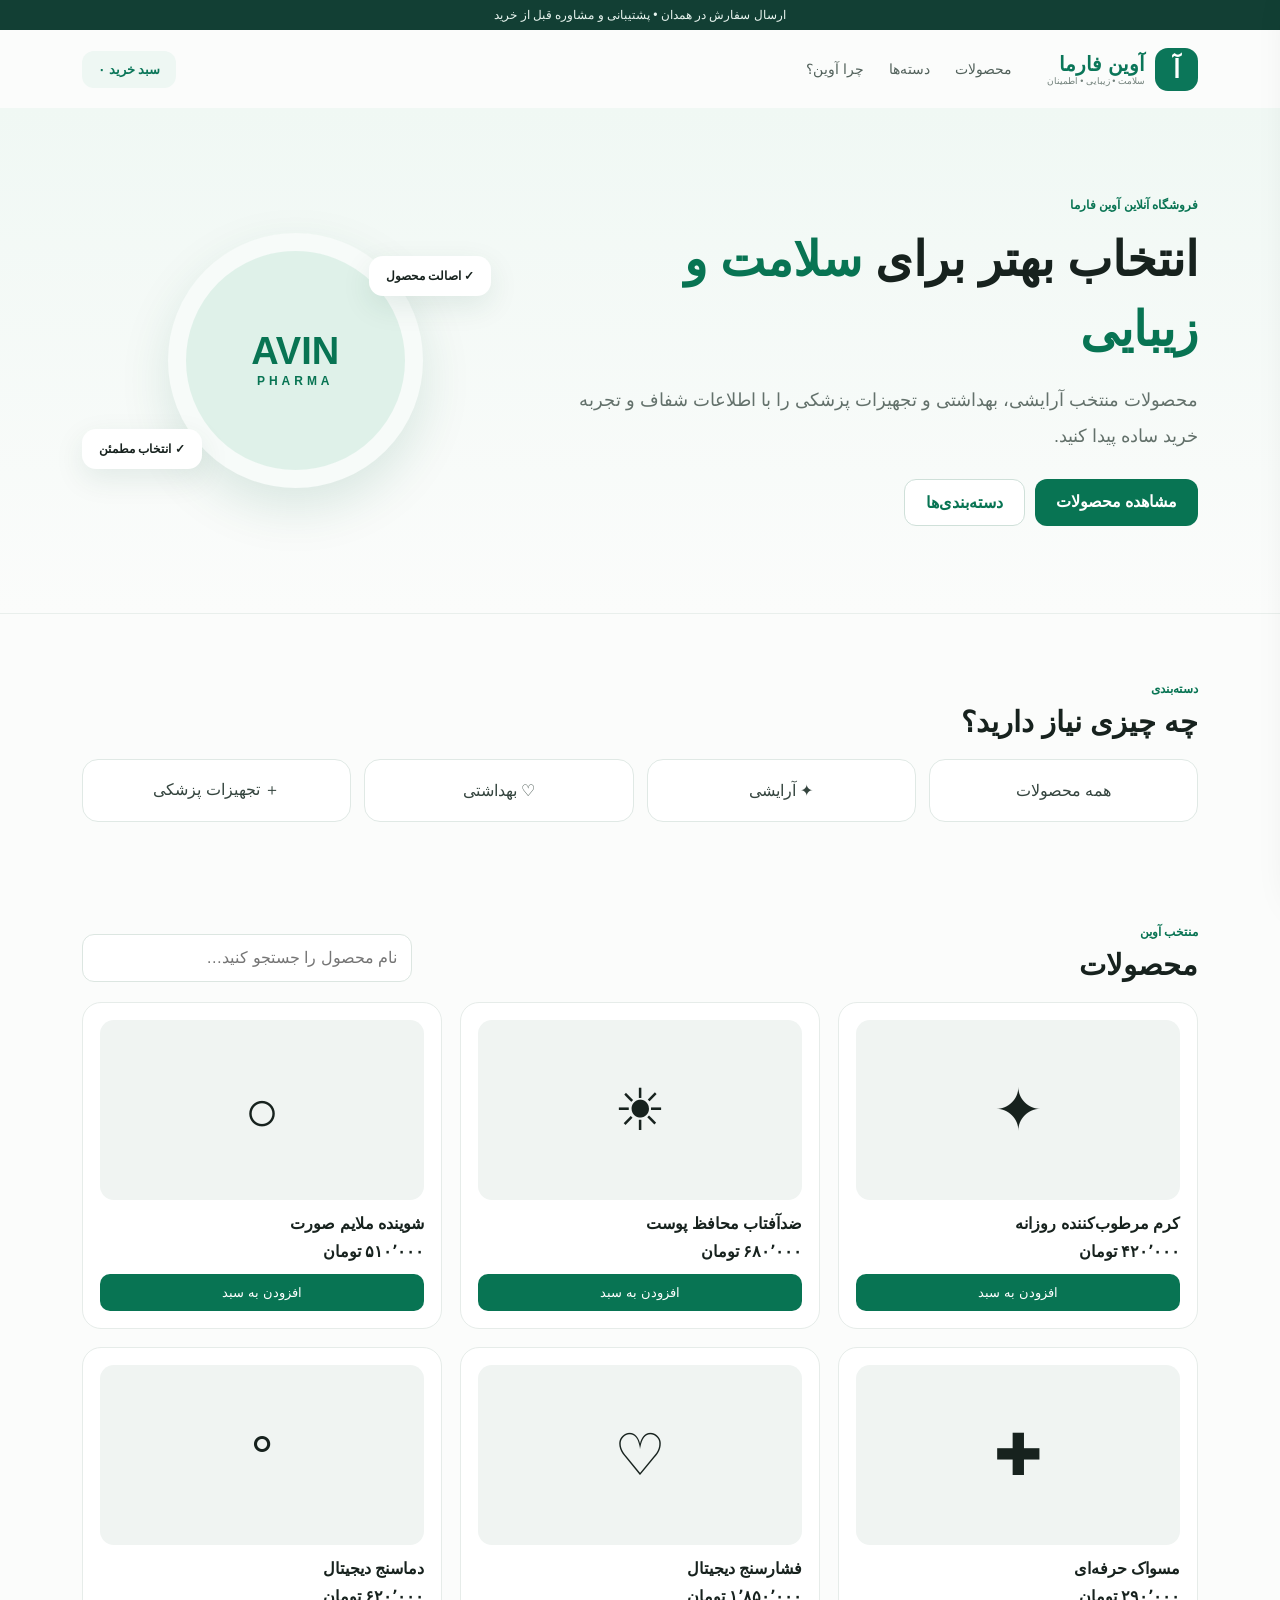
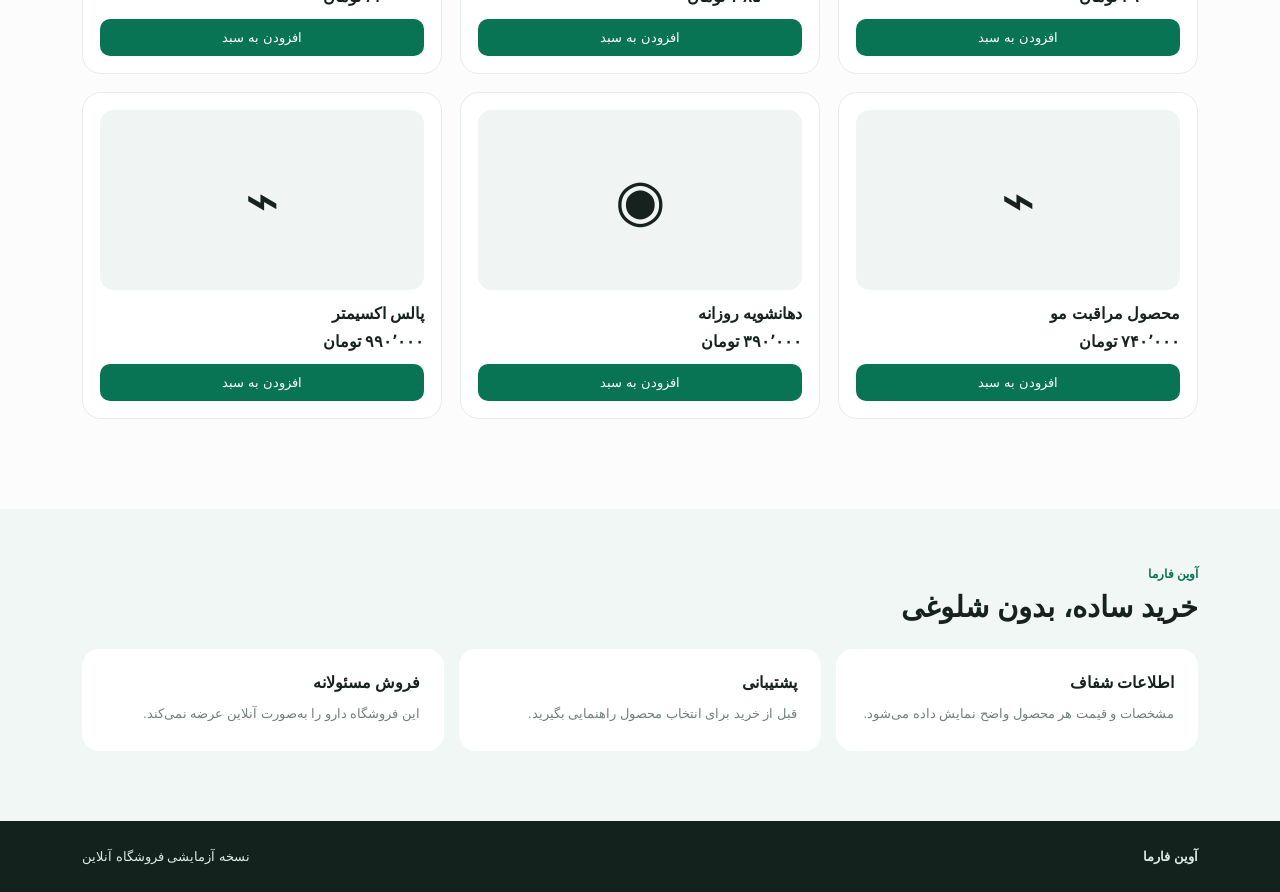
<file: index.html>
<!doctype html><html lang="fa" dir="rtl"><head><meta charset="utf-8"><meta name="viewport" content="width=device-width,initial-scale=1"><title>آوین فارما | فروشگاه سلامت و زیبایی</title><link rel="stylesheet" href="styles.css"></head><body>
<div class="top">ارسال سفارش در همدان • پشتیبانی و مشاوره قبل از خرید</div>
<header><div class="wrap nav"><a class="brand" href="#"><span>آ</span><div><b>آوین فارما</b><small>سلامت • زیبایی • اطمینان</small></div></a><nav><a href="#products">محصولات</a><a href="#categories">دسته‌ها</a><a href="#why">چرا آوین؟</a></nav><button class="cartBtn" id="cartBtn">سبد خرید <b id="count">۰</b></button></div></header>
<main><section class="hero"><div class="wrap heroGrid"><div><span class="eyebrow">فروشگاه آنلاین آوین فارما</span><h1>انتخاب بهتر برای <em>سلامت و زیبایی</em></h1><p>محصولات منتخب آرایشی، بهداشتی و تجهیزات پزشکی را با اطلاعات شفاف و تجربه خرید ساده پیدا کنید.</p><div class="actions"><a class="primary" href="#products">مشاهده محصولات</a><a class="secondary" href="#categories">دسته‌بندی‌ها</a></div></div><div class="heroVisual"><div class="circle">AVIN<br><small>PHARMA</small></div><div class="float f1">✓ اصالت محصول</div><div class="float f2">✓ انتخاب مطمئن</div></div></div></section>
<section id="categories" class="wrap section"><div class="sectionHead"><div><span class="eyebrow">دسته‌بندی</span><h2>چه چیزی نیاز دارید؟</h2></div></div><div class="categories"><button data-cat="all">همه محصولات</button><button data-cat="beauty">✦ آرایشی</button><button data-cat="hygiene">♡ بهداشتی</button><button data-cat="medical">＋ تجهیزات پزشکی</button></div></section>
<section id="products" class="wrap section"><div class="toolbar"><div><span class="eyebrow">منتخب آوین</span><h2>محصولات</h2></div><input id="search" placeholder="نام محصول را جستجو کنید…"></div><div id="grid" class="grid"></div></section>
<section id="why" class="why"><div class="wrap"><div class="sectionHead"><span class="eyebrow">آوین فارما</span><h2>خرید ساده، بدون شلوغی</h2></div><div class="whyGrid"><div><b>اطلاعات شفاف</b><span>مشخصات و قیمت هر محصول واضح نمایش داده می‌شود.</span></div><div><b>پشتیبانی</b><span>قبل از خرید برای انتخاب محصول راهنمایی بگیرید.</span></div><div><b>فروش مسئولانه</b><span>این فروشگاه دارو را به‌صورت آنلاین عرضه نمی‌کند.</span></div></div></div></section></main>
<aside class="cart" id="cart"><div class="cartHead"><h2>سبد خرید</h2><button id="close">×</button></div><div id="items"></div><div class="total"><span>جمع کل</span><b id="total">۰ تومان</b></div><button class="primary full" id="checkout">ثبت سفارش آزمایشی</button><p class="note">پرداخت آنلاین در این نسخه فعال نیست.</p></aside><div id="shade"></div><footer><div class="wrap"><b>آوین فارما</b><span>نسخه آزمایشی فروشگاه آنلاین</span></div></footer><script src="app.js"></script></body></html>
</file>
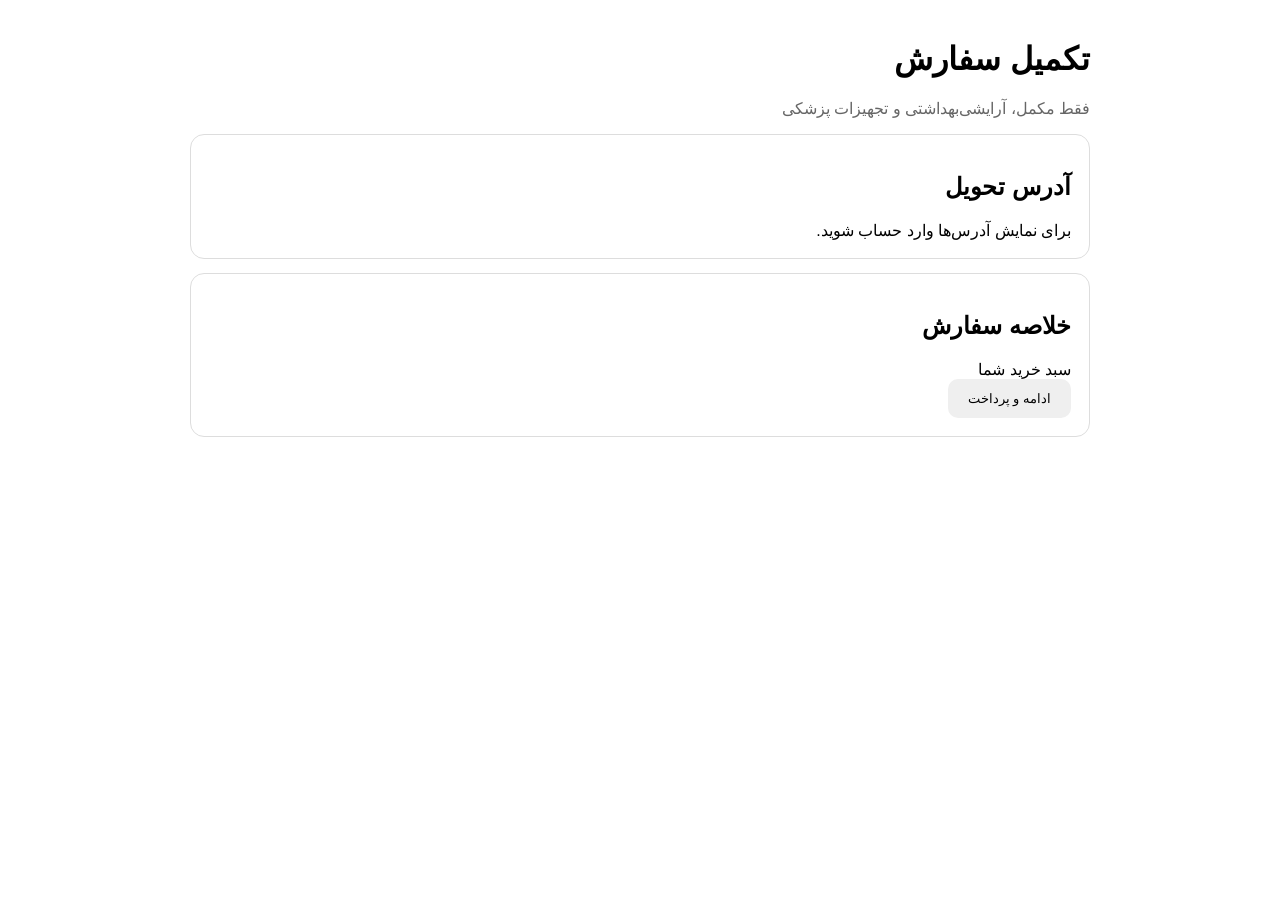
<file: checkout.html>
<!doctype html>
<html lang="fa" dir="rtl"><head><meta charset="utf-8"><meta name="viewport" content="width=device-width,initial-scale=1"><title>تکمیل سفارش | آوین فارما</title>
<style>body{font-family:Arial,sans-serif;max-width:900px;margin:40px auto;padding:0 18px}section{border:1px solid #ddd;border-radius:14px;padding:18px;margin:14px 0}button{padding:12px 20px;border:0;border-radius:10px;cursor:pointer}.muted{color:#666}</style></head>
<body><h1>تکمیل سفارش</h1><p class="muted">فقط مکمل، آرایشی‌بهداشتی و تجهیزات پزشکی</p>
<section><h2>آدرس تحویل</h2><div id="addresses">برای نمایش آدرس‌ها وارد حساب شوید.</div></section>
<section><h2>خلاصه سفارش</h2><div id="summary">سبد خرید شما</div><button id="pay">ادامه و پرداخت</button></section>
<script>
const token=localStorage.getItem("avin_session");
const headers=token?{"Authorization":"Bearer "+token}:{}; 
async function load(){if(!token)return;
 const r=await fetch("/api/me/addresses",{headers}); const d=await r.json();
 document.querySelector("#addresses").innerHTML=(d.items||[]).map(a=>`<label><input type="radio" name="address" value="${a.id}" ${a.is_default?"checked":""}> ${a.title} — ${a.recipient} — ${a.address}</label>`).join("<br>")||"آدرسی ثبت نشده است.";
}
load();
document.querySelector("#pay").onclick=()=>alert("مرحله بعد: ارسال سفارش به API و ایجاد تراکنش پرداخت امن.");
</script></body></html>
</file>
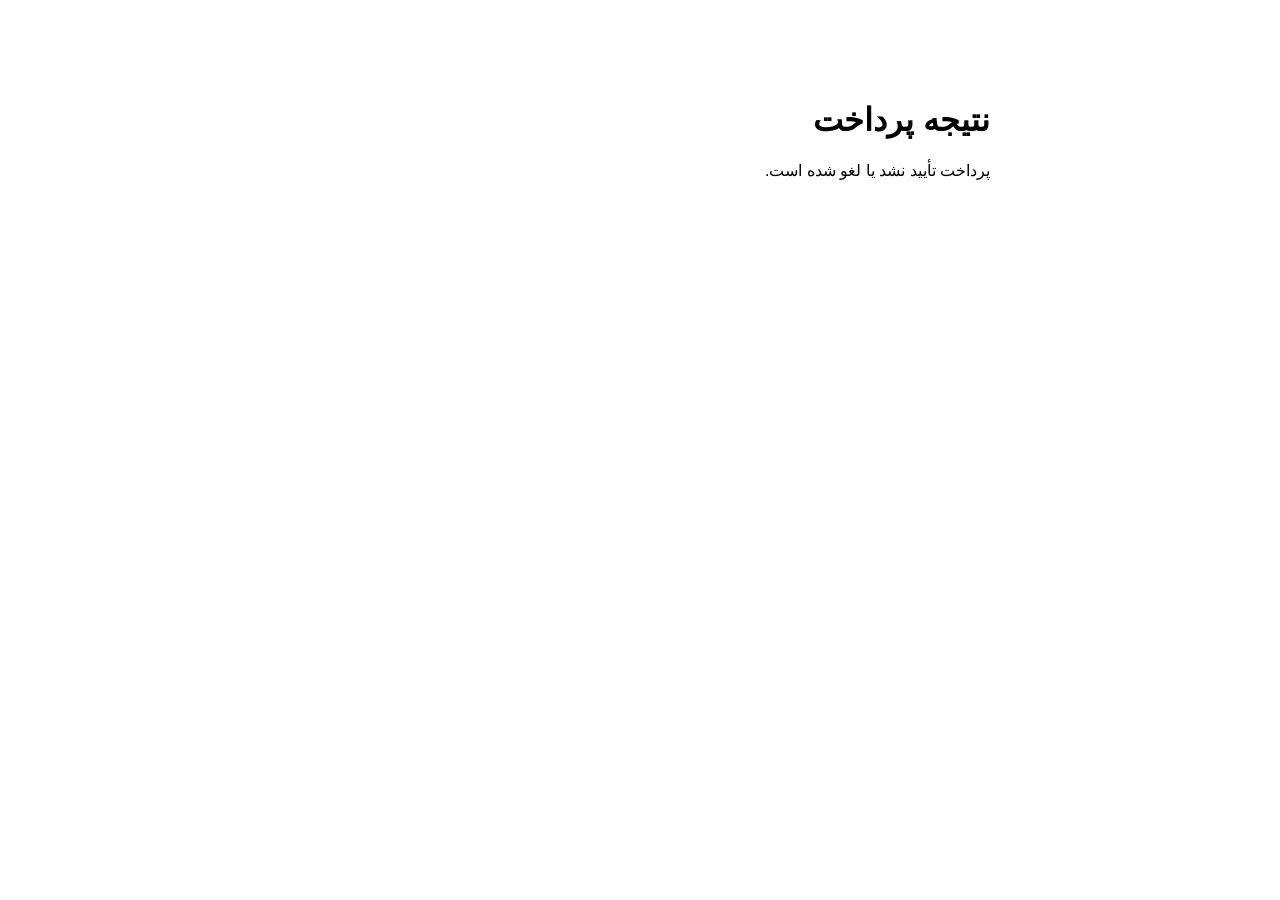
<file: PAYMENT_RESULT.html>
<!doctype html><html lang="fa" dir="rtl"><meta charset="utf-8"><meta name="viewport" content="width=device-width,initial-scale=1"><title>نتیجه پرداخت | آوین فارما</title><body style="font-family:Arial;max-width:700px;margin:60px auto;padding:20px"><h1>نتیجه پرداخت</h1><div id="result"></div><script>const p=new URLSearchParams(location.search);const ok=p.get("status")==="success";document.querySelector("#result").textContent=ok?"پرداخت با موفقیت تأیید شد.":"پرداخت تأیید نشد یا لغو شده است.";</script></body></html>
</file>
<file: styles.css>
*{box-sizing:border-box}html{scroll-behavior:smooth}body{margin:0;font-family:Tahoma,Arial,sans-serif;color:#17221e;background:#fbfcfb}.wrap{max-width:1160px;margin:auto;padding:0 22px}a{text-decoration:none;color:inherit}.top{background:#123f34;color:#e9f5f0;text-align:center;padding:8px;font-size:12px}.nav{height:78px;display:flex;align-items:center;gap:35px}.brand{display:flex;align-items:center;gap:10px}.brand>span{width:43px;height:43px;border-radius:13px;background:#0b7659;color:#fff;display:grid;place-items:center;font-size:25px;font-weight:900}.brand div{display:flex;flex-direction:column}.brand b{font-size:20px;color:#0b7659}.brand small{font-size:9px;color:#72817b}.nav nav{display:flex;gap:25px;flex:1;color:#52615b;font-size:14px}.cartBtn{border:0;background:#eef7f3;color:#0b7659;padding:11px 16px;border-radius:12px;font-weight:bold;cursor:pointer}.hero{background:linear-gradient(180deg,#f0f8f4,#fbfcfb);border-bottom:1px solid #e9efec}.heroGrid{min-height:505px;display:grid;grid-template-columns:1.2fr .8fr;align-items:center;gap:50px}.eyebrow{color:#087453;font-weight:bold;font-size:12px}.hero h1{font-size:48px;line-height:1.45;margin:12px 0}.hero h1 em{font-style:normal;color:#087453}.hero p{font-size:18px;line-height:2;color:#63716b;max-width:650px}.actions{display:flex;gap:10px;margin-top:25px}.primary,.secondary{display:inline-block;border-radius:12px;padding:13px 21px;border:0;cursor:pointer;font-weight:bold}.primary{background:#087453;color:#fff}.secondary{background:#fff;color:#087453;border:1px solid #cfe0d9}.heroVisual{min-height:350px;position:relative;display:grid;place-items:center}.circle{width:255px;height:255px;border-radius:50%;background:#dff1e9;border:18px solid #f7fbf9;box-shadow:0 20px 50px #0a614020;display:grid;place-items:center;align-content:center;color:#087453;font-size:38px;font-weight:900;line-height:.9;text-align:center}.circle small{font-size:12px;letter-spacing:4px;margin-top:8px}.float{position:absolute;background:#fff;padding:13px 17px;border-radius:14px;box-shadow:0 10px 30px #0b493018;font-size:12px;font-weight:bold}.f1{right:4%;top:20%}.f2{left:0;bottom:19%}.section{padding-top:65px;padding-bottom:35px}.sectionHead h2,.toolbar h2{font-size:29px;margin:8px 0 0}.categories{display:grid;grid-template-columns:repeat(4,1fr);gap:13px;margin-top:20px}.categories button{background:#fff;border:1px solid #e0e9e5;border-radius:16px;padding:20px;cursor:pointer;font:inherit;color:#34443e}.categories button:hover,.categories button.active{border-color:#087453;background:#eef8f4;color:#087453}.toolbar{display:flex;justify-content:space-between;align-items:end;margin-bottom:20px}.toolbar input{width:330px;padding:14px;border:1px solid #dce6e1;border-radius:12px;font:inherit;background:#fff}.grid{display:grid;grid-template-columns:repeat(3,1fr);gap:18px}.card{background:#fff;border:1px solid #e6ece9;border-radius:19px;padding:17px}.pic{height:180px;border-radius:14px;background:#f0f4f2;display:grid;place-items:center;font-size:58px}.card h3{font-size:16px;margin:14px 0 9px}.price{font-weight:bold;margin-bottom:13px}.card button{width:100%;background:#087453;color:#fff;border:0;border-radius:10px;padding:11px;cursor:pointer}.why{margin-top:55px;background:#f0f7f4;padding:55px 0 70px}.whyGrid{display:grid;grid-template-columns:repeat(3,1fr);gap:15px;margin-top:25px}.whyGrid div{background:#fff;border-radius:17px;padding:24px;display:flex;flex-direction:column;gap:10px}.whyGrid span,.note{color:#718079;font-size:13px;line-height:1.9}.cart{position:fixed;z-index:20;top:0;right:-430px;width:410px;max-width:92vw;height:100vh;background:#fff;padding:25px;box-shadow:0 0 40px #0002;transition:.25s;overflow:auto}.cart.open{right:0}.cartHead{display:flex;justify-content:space-between}.cartHead button{border:0;background:none;font-size:31px}.cartItem{padding:15px 0;border-bottom:1px solid #edf0ef;display:flex;justify-content:space-between;gap:10px;font-size:13px}.total{display:flex;justify-content:space-between;padding:22px 0}.full{width:100%}#shade{display:none;position:fixed;z-index:19;inset:0;background:#0005}#shade.show{display:block}footer{background:#14221e;color:#dcebe5;padding:28px 0}footer .wrap{display:flex;justify-content:space-between;font-size:13px}@media(max-width:760px){.nav nav{display:none}.heroGrid{grid-template-columns:1fr;padding-top:30px;padding-bottom:40px}.hero h1{font-size:34px}.heroVisual{min-height:280px}.circle{width:210px;height:210px}.categories{grid-template-columns:1fr 1fr}.grid,.whyGrid{grid-template-columns:1fr}.toolbar{display:block}.toolbar input{width:100%;margin-top:18px}}
</file>
